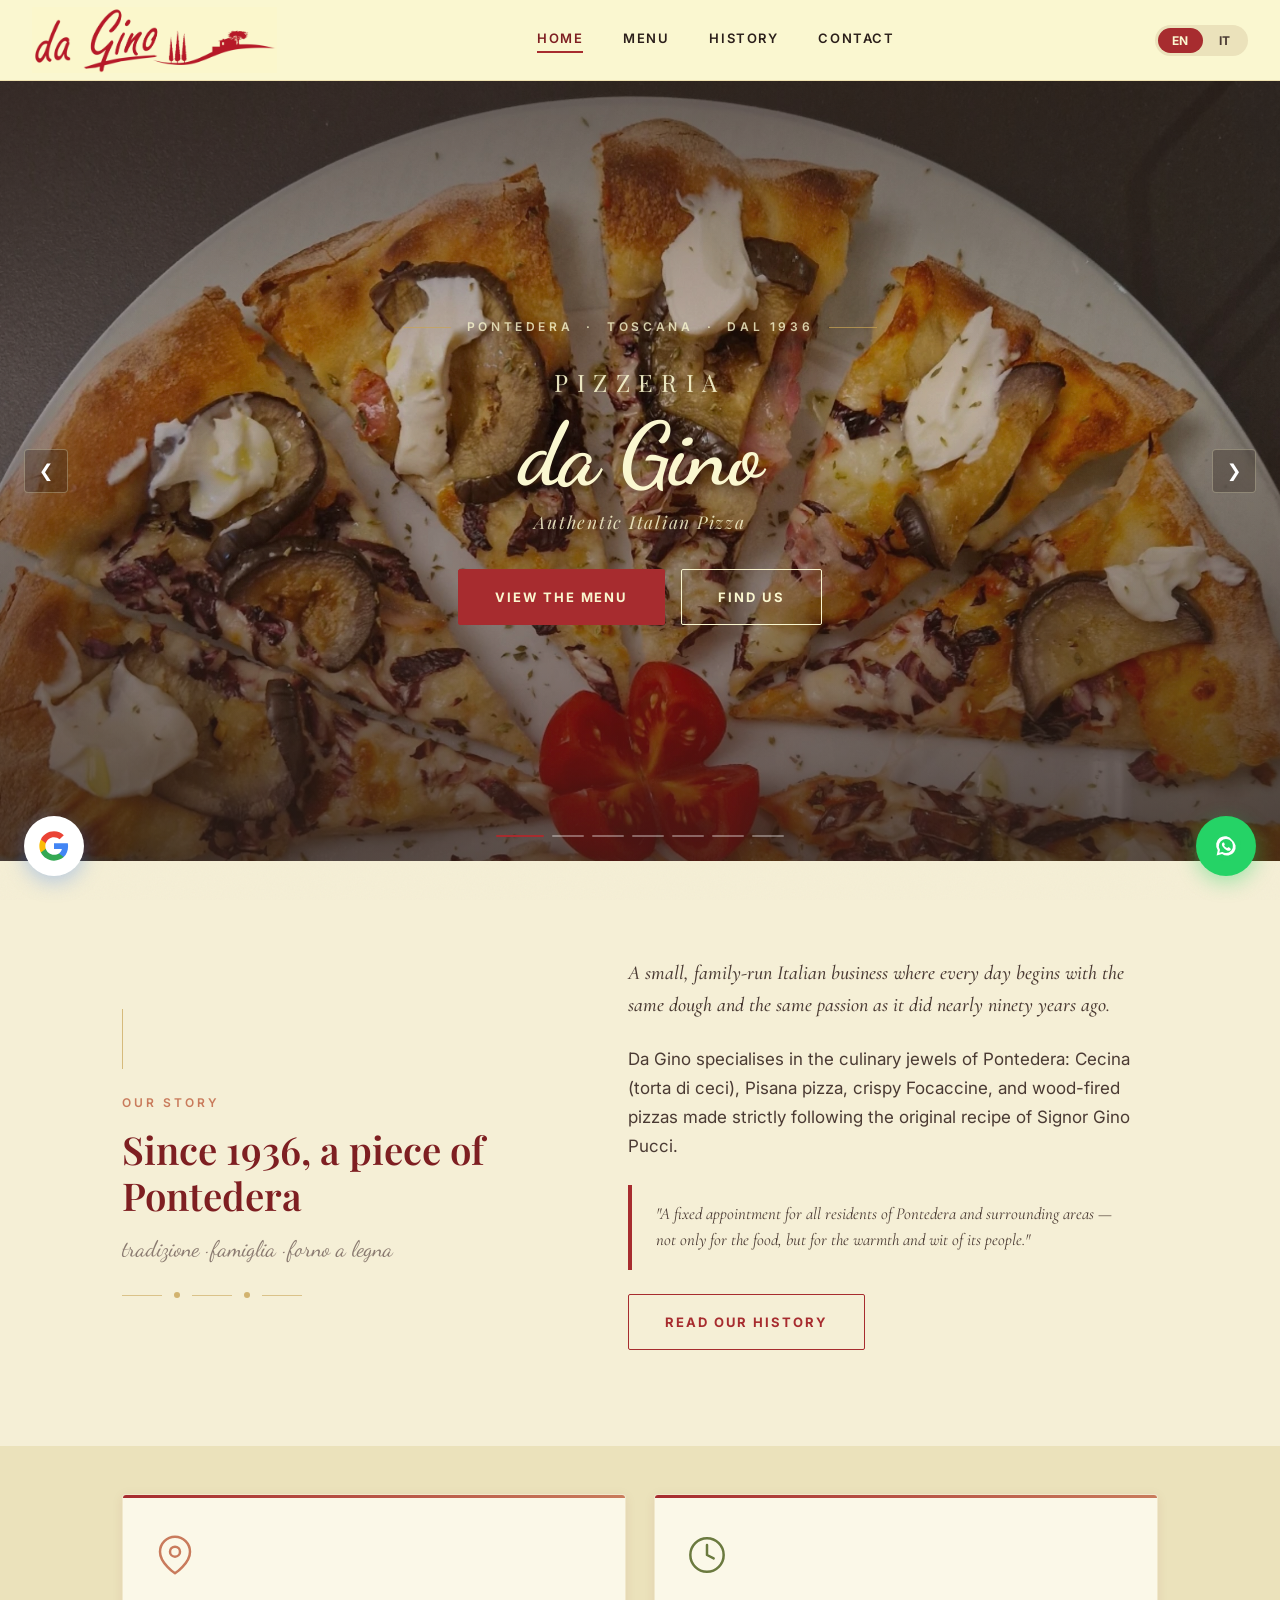
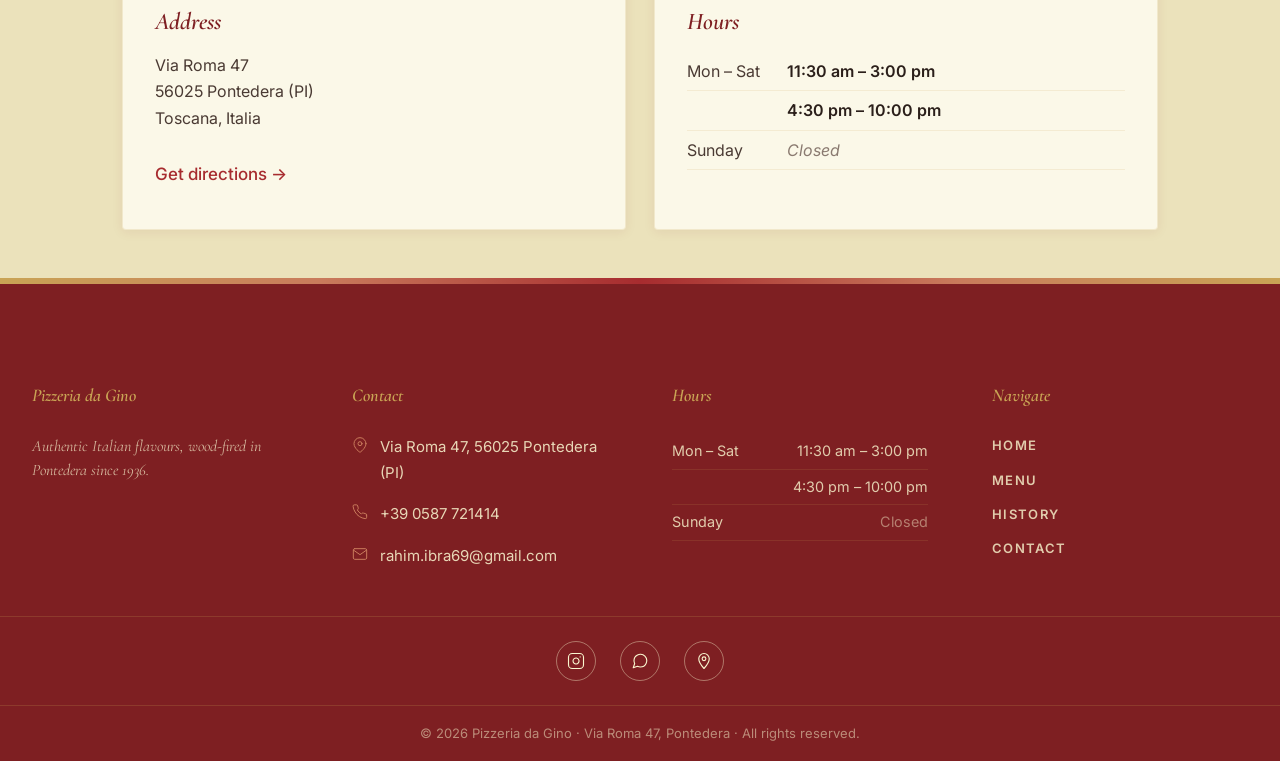
<file: index.html>
<!DOCTYPE html>
<html lang="en">
<head>
  <meta charset="UTF-8">
  <meta name="viewport" content="width=device-width, initial-scale=1.0">
  <meta name="description" content="Pizzeria Da Gino — Autentica Pizza Italiana a Pontedera, dal 1936.">
  <title>Pizzeria da Gino</title>
  <link rel="preconnect" href="https://fonts.googleapis.com">
  <link rel="preconnect" href="https://fonts.gstatic.com" crossorigin>
  <link href="https://fonts.googleapis.com/css2?family=Cormorant+Garamond:ital,wght@0,400;0,500;0,600;1,400;1,500&family=Dancing+Script:wght@700&family=Inter:wght@400;500;600;700&family=Playfair+Display:ital,wght@0,400;0,600;0,700;0,900;1,400;1,700&display=swap" rel="stylesheet">
  <link rel="stylesheet" href="style.css">
  <script>try{document.documentElement.setAttribute('data-lang',localStorage.getItem('language')||'en')}catch(e){}</script>
</head>
<body>

  <!-- ── NAVBAR ────────────────────────────────────────────── -->
  <header class="main-header">
    <div class="header-container">
      <div class="logo-section">
        <a href="index.html">
          <img src="Logo_Final.png" alt="Pizzeria da Gino" class="logo">
        </a>
      </div>

      <nav class="main-nav" aria-label="Primary navigation">
        <a href="index.html"   class="nav-link en-text" data-page="index.html">Home</a>
        <a href="menu.html"    class="nav-link en-text" data-page="menu.html">Menu</a>
        <a href="history.html" class="nav-link en-text" data-page="history.html">History</a>
        <a href="contact.html" class="nav-link en-text" data-page="contact.html">Contact</a>
        <a href="index.html"   class="nav-link it-text" data-page="index.html" style="display:none">Home</a>
        <a href="menu.html"    class="nav-link it-text" data-page="menu.html"  style="display:none">Menu</a>
        <a href="history.html" class="nav-link it-text" data-page="history.html" style="display:none">Storia</a>
        <a href="contact.html" class="nav-link it-text" data-page="contact.html" style="display:none">Contatti</a>
      </nav>

      <div class="language-flags">
        <button class="flag-btn active" data-lang="en" title="English">EN</button>
        <button class="flag-btn"        data-lang="it" title="Italiano">IT</button>
      </div>

      <button class="hamburger" aria-label="Toggle menu" aria-expanded="false">
        <span></span><span></span><span></span>
      </button>
    </div>
  </header>

  <!-- Mobile drawer -->
  <div class="mobile-drawer" role="dialog" aria-modal="true" aria-label="Navigation">
    <div class="mobile-drawer-overlay"></div>
    <div class="mobile-drawer-panel">
      <a href="index.html"   class="nav-link en-text" data-page="index.html">Home</a>
      <a href="menu.html"    class="nav-link en-text" data-page="menu.html">Menu</a>
      <a href="history.html" class="nav-link en-text" data-page="history.html">History</a>
      <a href="contact.html" class="nav-link en-text" data-page="contact.html">Contact</a>
      <a href="index.html"   class="nav-link it-text" data-page="index.html" style="display:none">Home</a>
      <a href="menu.html"    class="nav-link it-text" data-page="menu.html"  style="display:none">Menu</a>
      <a href="history.html" class="nav-link it-text" data-page="history.html" style="display:none">Storia</a>
      <a href="contact.html" class="nav-link it-text" data-page="contact.html" style="display:none">Contatti</a>
      <div class="language-flags" style="margin-top:2rem">
        <button class="flag-btn active" data-lang="en">EN</button>
        <button class="flag-btn"        data-lang="it">IT</button>
      </div>
    </div>
  </div>

  <!-- ── HERO CAROUSEL ─────────────────────────────────────── -->
  <section class="carousel-container" aria-label="Photo gallery">
    <div class="carousel-wrapper">
      <div class="carousel-slide fade">
        <img src="Food_0.jpg" alt="Authentic Italian food" loading="eager">
      </div>
      <div class="carousel-slide fade">
        <img src="Food_1.jpg" alt="Pizza Da Gino" loading="lazy">
      </div>
      <div class="carousel-slide fade">
        <img src="Food_2.jpg" alt="Cecina e Focaccine" loading="lazy">
      </div>
      <div class="carousel-slide fade">
        <img src="Food_3.jpg" alt="Pizza artigianale" loading="lazy">
      </div>
      <div class="carousel-slide fade">
        <img src="Food_4.jpg" alt="Specialità di Pontedera" loading="lazy">
      </div>
      <div class="carousel-slide fade">
        <img src="Food_5.jpg" alt="Pizzeria da Gino" loading="lazy">
      </div>
      <div class="carousel-slide fade">
        <img src="Food_6.jpg" alt="Pizza da Gino" loading="lazy">
      </div>

      <div class="carousel-vignette"></div>

      <!-- Carousel content -->
      <div class="carousel-title-overlay">
        <div class="hero-eyebrow hero-animate">Pontedera &nbsp;·&nbsp; Toscana &nbsp;·&nbsp; dal 1936</div>
        <p class="hero-title-pizzeria hero-animate hero-animate-delay-1">Pizzeria</p>
        <h1 class="hero-name hero-animate hero-animate-delay-2">da Gino</h1>
        <p class="hero-sub hero-animate hero-animate-delay-3 en-text">Authentic Italian Pizza</p>
        <p class="hero-sub hero-animate hero-animate-delay-3 it-text" style="display:none">Autentica Pizza Italiana</p>
        <div class="hero-ctas hero-animate hero-animate-delay-4">
          <a href="menu.html"    class="btn btn-primary  en-text">View the Menu</a>
          <a href="contact.html" class="btn btn-secondary en-text">Find Us</a>
          <a href="menu.html"    class="btn btn-primary  it-text" style="display:none">Vedi il Menu</a>
          <a href="contact.html" class="btn btn-secondary it-text" style="display:none">Trovaci</a>
        </div>
      </div>

      <!-- Arrows -->
      <a class="carousel-prev" onclick="changeSlide(-1)" role="button" aria-label="Previous">&#10094;</a>
      <a class="carousel-next" onclick="changeSlide(1)"  role="button" aria-label="Next">&#10095;</a>

      <!-- Dot bars -->
      <div class="carousel-indicators">
        <span class="indicator" role="button" aria-label="Slide 1"></span>
        <span class="indicator" role="button" aria-label="Slide 2"></span>
        <span class="indicator" role="button" aria-label="Slide 3"></span>
        <span class="indicator" role="button" aria-label="Slide 4"></span>
        <span class="indicator" role="button" aria-label="Slide 5"></span>
        <span class="indicator" role="button" aria-label="Slide 6"></span>
        <span class="indicator" role="button" aria-label="Slide 7"></span>
      </div>
    </div>
  </section>

  <!-- ── ABOUT / WELCOME BAND ──────────────────────────────── -->
  <section class="about-band">
    <div class="about-grid">
      <div class="about-left reveal">
        <div class="about-vertical-line"></div>
        <span class="eyebrow en-text">Our Story</span>
        <span class="eyebrow it-text" style="display:none">La Nostra Storia</span>
        <h2 class="about-heading en-text">Since 1936, a piece of Pontedera</h2>
        <h2 class="about-heading it-text" style="display:none">Dal 1936, un pezzo di Pontedera</h2>
        <span class="about-script">tradizione · famiglia · forno a legna</span>
        <div class="about-ornament">
          <div class="about-ornament-line"></div>
          <div class="about-ornament-dot"></div>
          <div class="about-ornament-line"></div>
          <div class="about-ornament-dot"></div>
          <div class="about-ornament-line"></div>
        </div>
      </div>
      <div class="about-right reveal reveal-delay-1">
        <p class="lead en-text">A small, family-run Italian business where every day begins with the same dough and the same passion as it did nearly ninety years ago.</p>
        <p class="lead it-text" style="display:none">Una piccola impresa familiare dove ogni giorno comincia con la stessa pasta e la stessa passione di quasi novant'anni fa.</p>
        <p class="en-text">Da Gino specialises in the culinary jewels of Pontedera: Cecina (torta di ceci), Pisana pizza, crispy Focaccine, and wood-fired pizzas made strictly following the original recipe of Signor Gino Pucci.</p>
        <p class="it-text" style="display:none">Da Gino è specializzata nelle specialità gastronomiche di Pontedera: Cecina (torta di ceci), pizza Pisana, Focaccine croccanti e pizze al forno a legna, seguendo rigorosamente la ricetta originale del Signor Gino Pucci.</p>
        <blockquote class="about-pullquote en-text">
          "A fixed appointment for all residents of Pontedera and surrounding areas — not only for the food, but for the warmth and wit of its people."
        </blockquote>
        <blockquote class="about-pullquote it-text" style="display:none">
          "Appuntamento fisso per tutti i pontederesi — non solo per il cibo, ma per il calore e la simpatia delle persone."
        </blockquote>
        <a href="history.html" class="btn btn-outline en-text">Read Our History</a>
        <a href="history.html" class="btn btn-outline it-text" style="display:none">Leggi la Storia</a>
      </div>
    </div>
  </section>

  <!-- ── INFO CARDS ────────────────────────────────────────── -->
  <section class="section--sm" style="background: var(--cream-deep);">
    <div class="container">
      <div class="info-section">

        <!-- Location -->
        <div class="card reveal">
          <div class="card-icon">
            <svg xmlns="http://www.w3.org/2000/svg" width="40" height="40" viewBox="0 0 24 24" fill="none" stroke="currentColor" stroke-width="1.5" stroke-linecap="round" stroke-linejoin="round" aria-hidden="true">
              <path d="M21 10c0 7-9 13-9 13s-9-6-9-13a9 9 0 0 1 18 0z"/><circle cx="12" cy="10" r="3"/>
            </svg>
          </div>
          <h2 class="en-text">Address</h2>
          <h2 class="it-text" style="display:none">Indirizzo</h2>
          <p class="en-text">Via Roma 47<br>56025 Pontedera (PI)<br>Toscana, Italia</p>
          <p class="it-text" style="display:none">Via Roma 47<br>56025 Pontedera (PI)<br>Toscana, Italia</p>
          <br>
          <a href="contact.html" class="contact-link en-text">Get directions →</a>
          <a href="contact.html" class="contact-link it-text" style="display:none">Come arrivare →</a>
        </div>

        <!-- Hours -->
        <div class="card reveal reveal-delay-1">
          <div class="card-icon card-icon--olive">
            <svg xmlns="http://www.w3.org/2000/svg" width="40" height="40" viewBox="0 0 24 24" fill="none" stroke="currentColor" stroke-width="1.5" stroke-linecap="round" stroke-linejoin="round" aria-hidden="true">
              <circle cx="12" cy="12" r="10"/><polyline points="12 6 12 12 16 14"/>
            </svg>
          </div>
          <h2 class="en-text">Hours</h2>
          <h2 class="it-text" style="display:none">Orari</h2>
          <ul class="hours-list">
            <li class="en-text"><span class="hours-day">Mon – Sat</span><span class="time">11:30 am – 3:00 pm</span></li>
            <li class="en-text"><span class="hours-day"></span><span class="time">4:30 pm – 10:00 pm</span></li>
            <li class="en-text"><span class="hours-day">Sunday</span><span class="closed">Closed</span></li>
            <li class="it-text" style="display:none"><span class="hours-day">Lun – Sab</span><span class="time">11:30 – 15:00</span></li>
            <li class="it-text" style="display:none"><span class="hours-day"></span><span class="time">16:30 – 22:00</span></li>
            <li class="it-text" style="display:none"><span class="hours-day">Domenica</span><span class="closed">Chiuso</span></li>
          </ul>
        </div>

      </div>
    </div>
  </section>

  <!-- ── FOOTER ────────────────────────────────────────────── -->
  <footer class="site-footer">
    <div class="footer-grid">
      <!-- Brand -->
      <div>
        <span class="footer-col-title en-text">Pizzeria da Gino</span>
        <span class="footer-col-title it-text" style="display:none">Pizzeria da Gino</span>
        <p class="footer-tagline en-text">Authentic Italian flavours, wood-fired in Pontedera since 1936.</p>
        <p class="footer-tagline it-text" style="display:none">Sapori italiani autentici, dal forno a legna di Pontedera dal 1936.</p>
      </div>
      <!-- Contact -->
      <div>
        <span class="footer-col-title en-text">Contact</span>
        <span class="footer-col-title it-text" style="display:none">Contatti</span>
        <div class="footer-contact-item">
          <svg xmlns="http://www.w3.org/2000/svg" width="16" height="16" viewBox="0 0 24 24" fill="none" stroke="currentColor" stroke-width="1.5" stroke-linecap="round" stroke-linejoin="round" aria-hidden="true"><path d="M21 10c0 7-9 13-9 13s-9-6-9-13a9 9 0 0 1 18 0z"/><circle cx="12" cy="10" r="3"/></svg>
          <span>Via Roma 47, 56025 Pontedera (PI)</span>
        </div>
        <div class="footer-contact-item">
          <svg xmlns="http://www.w3.org/2000/svg" width="16" height="16" viewBox="0 0 24 24" fill="none" stroke="currentColor" stroke-width="1.5" stroke-linecap="round" stroke-linejoin="round" aria-hidden="true"><path d="M22 16.92v3a2 2 0 0 1-2.18 2 19.79 19.79 0 0 1-8.63-3.07A19.5 19.5 0 0 1 4.69 12a19.79 19.79 0 0 1-3.07-8.67A2 2 0 0 1 3.6 1.27h3a2 2 0 0 1 2 1.72c.127.96.361 1.903.7 2.81a2 2 0 0 1-.45 2.11L7.91 8.91a16 16 0 0 0 6.08 6.08l.91-.91a2 2 0 0 1 2.11-.45c.907.339 1.85.573 2.81.7A2 2 0 0 1 21.73 16.92z"/></svg>
          <a href="tel:+390587721414">+39 0587 721414</a>
        </div>
        <div class="footer-contact-item">
          <svg xmlns="http://www.w3.org/2000/svg" width="16" height="16" viewBox="0 0 24 24" fill="none" stroke="currentColor" stroke-width="1.5" stroke-linecap="round" stroke-linejoin="round" aria-hidden="true"><path d="M4 4h16c1.1 0 2 .9 2 2v12c0 1.1-.9 2-2 2H4c-1.1 0-2-.9-2-2V6c0-1.1.9-2 2-2z"/><polyline points="22,6 12,13 2,6"/></svg>
          <a href="mailto:rahim.ibra69@gmail.com">rahim.ibra69@gmail.com</a>
        </div>
      </div>
      <!-- Hours -->
      <div>
        <span class="footer-col-title en-text">Hours</span>
        <span class="footer-col-title it-text" style="display:none">Orari</span>
        <div class="footer-hours-row en-text"><span>Mon – Sat</span><span>11:30 am – 3:00 pm</span></div>
        <div class="footer-hours-row en-text"><span></span><span>4:30 pm – 10:00 pm</span></div>
        <div class="footer-hours-row en-text"><span>Sunday</span><span class="closed-day">Closed</span></div>
        <div class="footer-hours-row it-text" style="display:none"><span>Lun – Sab</span><span>11:30 – 15:00</span></div>
        <div class="footer-hours-row it-text" style="display:none"><span></span><span>16:30 – 22:00</span></div>
        <div class="footer-hours-row it-text" style="display:none"><span>Domenica</span><span class="closed-day">Chiuso</span></div>
      </div>
      <!-- Nav -->
      <div>
        <span class="footer-col-title en-text">Navigate</span>
        <span class="footer-col-title it-text" style="display:none">Naviga</span>
        <nav class="footer-nav-links en-text">
          <a href="index.html">Home</a>
          <a href="menu.html">Menu</a>
          <a href="history.html">History</a>
          <a href="contact.html">Contact</a>
        </nav>
        <nav class="footer-nav-links it-text" style="display:none">
          <a href="index.html">Home</a>
          <a href="menu.html">Menu</a>
          <a href="history.html">Storia</a>
          <a href="contact.html">Contatti</a>
        </nav>
      </div>
    </div>

    <!-- Social row -->
    <div class="footer-social">
      <a href="https://www.instagram.com/dagino_pontedera/" target="_blank" rel="noopener noreferrer" class="social-link" aria-label="Instagram">
        <svg xmlns="http://www.w3.org/2000/svg" width="18" height="18" viewBox="0 0 24 24" fill="none" stroke="currentColor" stroke-width="1.5" stroke-linecap="round" stroke-linejoin="round" aria-hidden="true"><rect x="2" y="2" width="20" height="20" rx="5" ry="5"/><path d="M16 11.37A4 4 0 1 1 12.63 8 4 4 0 0 1 16 11.37z"/><line x1="17.5" y1="6.5" x2="17.51" y2="6.5"/></svg>
      </a>
      <a href="https://wa.me/390587721414" target="_blank" rel="noopener noreferrer" class="social-link" aria-label="WhatsApp">
        <svg xmlns="http://www.w3.org/2000/svg" width="18" height="18" viewBox="0 0 24 24" fill="none" stroke="currentColor" stroke-width="1.5" stroke-linecap="round" stroke-linejoin="round" aria-hidden="true"><path d="M21 11.5a8.38 8.38 0 0 1-.9 3.8 8.5 8.5 0 0 1-7.6 4.7 8.38 8.38 0 0 1-3.8-.9L3 21l1.9-5.7a8.38 8.38 0 0 1-.9-3.8 8.5 8.5 0 0 1 4.7-7.6 8.38 8.38 0 0 1 3.8-.9h.5a8.48 8.48 0 0 1 8 8v.5z"/></svg>
      </a>
      <a href="https://www.google.com/maps/place/Pizzeria+da+Gino/@43.662879,10.6346143,17z/data=!4m16!1m9!3m8!1s0x132a75ee92fe77c7:0xc6d37d62beb9f284!2sPizzeria+da+Gino!8m2!3d43.662879!4d10.6346143!9m1!1b1!16s%2Fg%2F11bwqbprts!3m5!1s0x132a75ee92fe77c7:0xc6d37d62beb9f284!8m2!3d43.662879!4d10.6346143!16s%2Fg%2F11bwqbprts?hl=en-US&entry=ttu&g_ep=EgoyMDI2MDUxNy4wIKXMDSoASAFQAw%3D%3D" target="_blank" rel="noopener noreferrer" class="social-link" aria-label="Google Maps">
        <svg xmlns="http://www.w3.org/2000/svg" width="18" height="18" viewBox="0 0 24 24" fill="none" stroke="currentColor" stroke-width="1.5" stroke-linecap="round" stroke-linejoin="round" aria-hidden="true"><path d="M12 2C8.13 2 5 5.13 5 9c0 5.25 7 13 7 13s7-7.75 7-13c0-3.87-3.13-7-7-7z"/><circle cx="12" cy="9" r="2.5"/></svg>
      </a>
    </div>

    <p class="footer-copyright en-text">© 2026 Pizzeria da Gino · Via Roma 47, Pontedera · All rights reserved.</p>
    <p class="footer-copyright it-text" style="display:none">© 2026 Pizzeria da Gino · Via Roma 47, Pontedera · Tutti i diritti riservati.</p>
  </footer>

  <script src="script.js"></script>
</body>
</html>
</file>
<file: style.css>
/* ============================================================
   PIZZERIA DA GINO — style.css
   ============================================================ */

/* ------------------------------------------------------------
   1. CSS CUSTOM PROPERTIES (Design Tokens)
   ------------------------------------------------------------ */
:root {
  /* Palette */
  --crimson:        #A72C2F;
  --crimson-deep:   #7E1F22;
  --crimson-soft:   #C4585B;
  --cream:          #FAF7D0;
  --cream-warm:     #F5EFD6;
  --cream-deep:     #EBE2BB;
  --ivory:          #FBF8E8;
  --terracotta:     #C97B5C;
  --olive:          #6B7A3F;
  --charcoal:       #2B1F1A;
  --ink:            #4A3A33;
  --muted:          #8A7A70;
  --gold:           #C9A455;
  --shadow-warm:    rgba(126, 31, 34, 0.08);
  --shadow-deep:    rgba(43, 31, 26, 0.12);

  /* Typography */
  --font-display: 'Playfair Display', Georgia, serif;
  --font-serif:   'Cormorant Garamond', Georgia, serif;
  --font-body:    'Inter', -apple-system, system-ui, sans-serif;
  --font-script:  'Dancing Script', cursive;

  /* Spacing scale */
  --space-1: 0.25rem;
  --space-2: 0.5rem;
  --space-3: 0.75rem;
  --space-4: 1rem;
  --space-5: 1.5rem;
  --space-6: 2rem;
  --space-7: 3rem;
  --space-8: 4rem;
  --space-9: 6rem;
  --space-10: 8rem;

  /* Radii */
  --radius-sm:   2px;
  --radius-md:   4px;
  --radius-lg:   8px;
  --radius-full: 999px;

  /* Container widths */
  --width-prose:   760px;
  --width-content: 1100px;
  --width-wide:    1280px;

  /* Shadows */
  --shadow-card:  0 2px 12px var(--shadow-warm);
  --shadow-card-hover: 0 12px 32px var(--shadow-deep);
  --shadow-nav:   0 4px 24px rgba(43, 31, 26, 0.06);
}

/* ------------------------------------------------------------
   2. RESET & BASE
   ------------------------------------------------------------ */
*, *::before, *::after {
  margin: 0;
  padding: 0;
  box-sizing: border-box;
}

html {
  scroll-behavior: smooth;
  font-size: 16px;
}

body {
  font-family: var(--font-body);
  font-size: 1.0625rem;
  line-height: 1.7;
  color: var(--charcoal);
  background-color: var(--cream-warm);
  min-height: 100vh;
}

body::before {
  content: '';
  position: fixed;
  inset: 0;
  pointer-events: none;
  z-index: 0;
  opacity: 0.03;
  background-image: url("data:image/svg+xml,%3Csvg xmlns='http://www.w3.org/2000/svg' width='200' height='200'%3E%3Cfilter id='noise'%3E%3CfeTurbulence type='fractalNoise' baseFrequency='0.65' numOctaves='3' stitchTiles='stitch'/%3E%3C/filter%3E%3Crect width='200' height='200' filter='url(%23noise)' opacity='1'/%3E%3C/svg%3E");
}

img, video {
  max-width: 100%;
  display: block;
}

a {
  color: var(--crimson);
  text-decoration: none;
  transition: color 0.25s ease, opacity 0.25s ease;
}

a:hover { color: var(--crimson-deep); }

ul { list-style: none; }

:focus-visible {
  outline: 2px solid var(--crimson);
  outline-offset: 3px;
  border-radius: var(--radius-sm);
}

/* ------------------------------------------------------------
   3. LAYOUT PRIMITIVES
   ------------------------------------------------------------ */
.container {
  width: 100%;
  max-width: var(--width-content);
  margin-inline: auto;
  padding-inline: var(--space-6);
}

.container--prose {
  max-width: var(--width-prose);
  margin-inline: auto;
  padding-inline: var(--space-6);
}

.container--wide {
  max-width: var(--width-wide);
  margin-inline: auto;
  padding-inline: var(--space-6);
}

.section {
  padding-block: var(--space-9);
}

.section--sm {
  padding-block: var(--space-7);
}

/* ------------------------------------------------------------
   4. TYPOGRAPHY UTILITIES
   ------------------------------------------------------------ */
.eyebrow {
  font-family: var(--font-body);
  font-size: 0.75rem;
  font-weight: 600;
  letter-spacing: 0.25em;
  text-transform: uppercase;
  color: var(--terracotta);
  display: block;
  margin-bottom: var(--space-3);
}

.script-accent {
  font-family: var(--font-script);
  font-size: 1.75rem;
  font-weight: 700;
  color: var(--crimson);
  display: block;
}

.lead {
  font-family: var(--font-serif);
  font-size: 1.25rem;
  font-style: italic;
  font-weight: 500;
  color: var(--ink);
  line-height: 1.6;
}

/* Ornamental divider */
.divider-ornament {
  display: flex;
  align-items: center;
  justify-content: center;
  gap: var(--space-3);
  margin-block: var(--space-5);
}

.divider-ornament::before,
.divider-ornament::after {
  content: '';
  flex: 1;
  max-width: 80px;
  height: 1px;
  background: var(--gold);
  opacity: 0.6;
}

.divider-ornament .diamond {
  width: 6px;
  height: 6px;
  background: var(--gold);
  transform: rotate(45deg);
  opacity: 0.8;
}

/* Section headings */
h1, h2, h3, h4 {
  font-family: var(--font-display);
  line-height: 1.15;
}

h1 { font-size: clamp(2rem, 4vw, 3rem); font-weight: 700; letter-spacing: -0.015em; }
h2 { font-size: 2.25rem; font-weight: 600; color: var(--crimson-deep); }
h3 { font-family: var(--font-serif); font-size: 1.5rem; font-weight: 600; font-style: italic; }
h4 { font-family: var(--font-serif); font-size: 1.25rem; font-weight: 600; }

/* ------------------------------------------------------------
   5a. NAVBAR
   ------------------------------------------------------------ */
.main-header {
  position: sticky;
  top: 0;
  z-index: 100;
  background: #FAF7D0;
  border-bottom: 1px solid rgba(201, 164, 85, 0.25);
  transition: box-shadow 0.3s ease;
}

.main-header.scrolled {
  box-shadow: var(--shadow-nav);
}

.header-container {
  max-width: var(--width-wide);
  margin-inline: auto;
  padding: 0 var(--space-6);
  height: 80px;
  display: flex;
  align-items: center;
  justify-content: space-between;
  gap: var(--space-6);
}

.logo-section { flex-shrink: 0; }

.logo {
  height: 66px;
  width: auto;
}

.main-nav {
  display: flex;
  align-items: center;
  gap: 2.5rem;
  flex: 1;
  justify-content: center;
}

.nav-link {
  position: relative;
  font-family: var(--font-body);
  font-size: 0.8125rem;
  font-weight: 600;
  letter-spacing: 0.12em;
  text-transform: uppercase;
  color: var(--charcoal);
  text-decoration: none;
  padding-bottom: 4px;
}

.nav-link::after {
  content: '';
  position: absolute;
  bottom: 0;
  left: 0;
  right: 0;
  height: 2px;
  background: var(--crimson);
  transform: scaleX(0);
  transform-origin: left;
  transition: transform 0.28s cubic-bezier(0.4, 0, 0.2, 1);
}

@media (prefers-reduced-motion: no-preference) {
  .nav-link::after { transition: transform 0.28s cubic-bezier(0.4, 0, 0.2, 1); }
}

.nav-link:hover { color: var(--crimson-deep); }
.nav-link:hover::after { transform: scaleX(1); }

.nav-link.active {
  color: var(--crimson-deep);
}

.nav-link.active::after {
  transform: scaleX(1);
}

/* Language toggle pill */
.language-flags {
  display: flex;
  align-items: center;
  background: var(--cream-deep);
  border-radius: var(--radius-full);
  padding: 3px;
  gap: 2px;
  flex-shrink: 0;
}

.flag-btn {
  font-family: var(--font-body);
  font-size: 0.75rem;
  font-weight: 700;
  letter-spacing: 0.05em;
  color: var(--ink);
  background: transparent;
  border: none;
  padding: 5px 14px;
  border-radius: var(--radius-full);
  cursor: pointer;
  transition: all 0.22s ease;
}

.flag-btn.active {
  background: var(--crimson);
  color: var(--cream);
}

/* Mobile hamburger (hidden on desktop) */
.hamburger {
  display: none;
  flex-direction: column;
  gap: 5px;
  background: none;
  border: none;
  cursor: pointer;
  padding: var(--space-2);
  z-index: 200;
}

.hamburger span {
  display: block;
  width: 24px;
  height: 2px;
  background: var(--charcoal);
  border-radius: 2px;
  transition: all 0.3s ease;
}

.hamburger.open span:nth-child(1) { transform: translateY(7px) rotate(45deg); }
.hamburger.open span:nth-child(2) { opacity: 0; }
.hamburger.open span:nth-child(3) { transform: translateY(-7px) rotate(-45deg); }

/* Mobile drawer */
.mobile-drawer {
  display: none;
  position: fixed;
  inset: 0;
  z-index: 150;
}

.mobile-drawer.open { display: block; }

.mobile-drawer-overlay {
  position: absolute;
  inset: 0;
  background: rgba(126, 31, 34, 0.4);
}

.mobile-drawer-panel {
  position: absolute;
  top: 0;
  right: 0;
  bottom: 0;
  width: 280px;
  background: var(--cream-warm);
  display: flex;
  flex-direction: column;
  align-items: center;
  justify-content: center;
  gap: var(--space-5);
  padding: var(--space-8) var(--space-6);
  box-shadow: -8px 0 40px rgba(43, 31, 26, 0.2);
}

.mobile-drawer-panel .nav-link {
  font-family: var(--font-serif);
  font-size: 1.75rem;
  font-style: italic;
  font-weight: 600;
  letter-spacing: 0;
  text-transform: none;
  color: var(--crimson-deep);
}

.mobile-drawer-panel .nav-link::after { display: none; }

/* ------------------------------------------------------------
   5b. BUTTONS
   ------------------------------------------------------------ */
.btn {
  display: inline-block;
  font-family: var(--font-body);
  font-size: 0.8125rem;
  font-weight: 700;
  letter-spacing: 0.15em;
  text-transform: uppercase;
  text-decoration: none;
  padding: 1rem 2.25rem;
  border-radius: var(--radius-sm);
  border: 1.5px solid transparent;
  cursor: pointer;
  transition: all 0.25s cubic-bezier(0.4, 0, 0.2, 1);
}

.btn-primary {
  background: var(--crimson);
  color: var(--cream);
  border-color: var(--crimson);
}

.btn-primary:hover {
  background: var(--crimson-deep);
  border-color: var(--crimson-deep);
  color: var(--cream);
  transform: translateY(-2px);
  box-shadow: 0 8px 24px rgba(167, 44, 47, 0.4);
}

.btn-secondary {
  background: transparent;
  color: var(--cream);
  border-color: var(--cream);
}

.btn-secondary:hover {
  background: var(--cream);
  color: var(--crimson-deep);
  transform: translateY(-2px);
}

.btn-outline {
  background: transparent;
  color: var(--crimson);
  border-color: var(--crimson);
}

.btn-outline:hover {
  background: var(--crimson);
  color: var(--cream);
  transform: translateY(-2px);
}

/* ------------------------------------------------------------
   5c. CARDS
   ------------------------------------------------------------ */
.card {
  background: var(--ivory);
  padding: 2.5rem 2rem;
  border-radius: var(--radius-md);
  border: 1px solid rgba(201, 164, 85, 0.2);
  box-shadow: var(--shadow-card);
  transition: transform 0.28s cubic-bezier(0.4, 0, 0.2, 1),
              box-shadow 0.28s cubic-bezier(0.4, 0, 0.2, 1);
  position: relative;
  overflow: hidden;
}

.card::before {
  content: '';
  position: absolute;
  top: 0;
  left: 0;
  right: 0;
  height: 3px;
  background: linear-gradient(90deg, var(--crimson), var(--terracotta));
}

.card:hover {
  transform: translateY(-4px);
  box-shadow: var(--shadow-card-hover);
}

.card-icon {
  margin-bottom: var(--space-5);
  color: var(--terracotta);
}

.card-icon--olive { color: var(--olive); }

.card h2, .card h3 {
  font-family: var(--font-serif);
  font-size: 1.5rem;
  font-style: italic;
  font-weight: 600;
  color: var(--crimson-deep);
  margin-bottom: var(--space-4);
}

.card p, .card li {
  font-size: 1rem;
  color: var(--ink);
  line-height: 1.65;
}

/* Info section grid */
.info-section {
  display: grid;
  grid-template-columns: repeat(auto-fit, minmax(280px, 1fr));
  gap: 1.75rem;
}

.hours-list li {
  display: flex;
  align-items: baseline;
  gap: 0.5rem;
  padding: 6px 0;
  font-size: 1rem;
  color: var(--ink);
  border-bottom: 1px solid rgba(201, 164, 85, 0.15);
}

.hours-list li:last-child { border-bottom: none; }

.hours-day {
  min-width: 5.75rem;
  flex-shrink: 0;
}

.time { font-weight: 600; color: var(--charcoal); }
.closed { color: var(--muted); font-style: italic; }

.contact-link {
  color: var(--crimson);
  font-weight: 500;
  transition: color 0.2s ease;
}

.contact-link:hover {
  color: var(--crimson-deep);
  text-decoration: underline;
}

/* ------------------------------------------------------------
   5d. MENU ITEM COMPONENT
   ------------------------------------------------------------ */
.menu-item {
  display: grid;
  grid-template-columns: 1fr auto;
  column-gap: var(--space-4);
  align-items: start;
  padding: var(--space-4) 0;
  border-bottom: 1px solid rgba(201, 164, 85, 0.2);
}

.menu-item:last-child { border-bottom: none; }

.menu-item-left { min-width: 0; }

.menu-item-name {
  font-family: var(--font-serif);
  font-size: 1.15rem;
  font-weight: 600;
  color: var(--charcoal);
  display: block;
  margin-bottom: var(--space-1);
}

.menu-item-desc {
  font-family: var(--font-serif);
  font-size: 0.9rem;
  font-style: italic;
  color: var(--muted);
  line-height: 1.4;
}

.menu-item-price {
  font-family: var(--font-display);
  font-size: 1.1rem;
  font-weight: 700;
  color: var(--crimson-deep);
  white-space: nowrap;
  background: var(--cream-deep);
  padding: 3px 10px;
  border-radius: var(--radius-sm);
  align-self: start;
  margin-top: 2px;
}

/* Menu category section */
.menu-category {
  margin-bottom: var(--space-9);
}

.menu-category:last-child { margin-bottom: 0; }

.menu-category-header {
  text-align: center;
  margin-bottom: var(--space-6);
}

.menu-category-header h2 {
  font-size: 2.25rem;
  color: var(--crimson-deep);
  margin-bottom: var(--space-2);
}

.menu-category-desc {
  font-family: var(--font-serif);
  font-style: italic;
  color: var(--muted);
  font-size: 1rem;
}

.menu-items-grid {
  display: grid;
  grid-template-columns: 1fr 1fr;
  column-gap: 4rem;
}

/* ------------------------------------------------------------
   5e. FOOTER
   ------------------------------------------------------------ */
.site-footer {
  background: var(--crimson-deep);
  color: var(--cream);
  position: relative;
}

.site-footer::before {
  content: '';
  display: block;
  height: 6px;
  background: linear-gradient(90deg, var(--gold), var(--terracotta), var(--crimson), var(--terracotta), var(--gold));
}

.footer-grid {
  display: grid;
  grid-template-columns: repeat(4, 1fr);
  gap: var(--space-8);
  padding-block: var(--space-9) var(--space-6);
  max-width: var(--width-wide);
  margin-inline: auto;
  padding-inline: var(--space-6);
}

.footer-col-title {
  font-family: var(--font-serif);
  font-size: 1.125rem;
  font-style: italic;
  font-weight: 600;
  color: var(--gold);
  margin-bottom: var(--space-5);
  display: block;
}

.footer-brand-logo {
  height: 60px;
  width: auto;
  margin-bottom: var(--space-4);
  filter: brightness(0) invert(1) sepia(1) saturate(0.5) brightness(1.8);
}

.footer-tagline {
  font-family: var(--font-serif);
  font-style: italic;
  font-size: 1rem;
  color: rgba(250, 247, 208, 0.7);
  line-height: 1.5;
}

.footer-contact-item {
  display: flex;
  align-items: flex-start;
  gap: var(--space-3);
  margin-bottom: var(--space-4);
  font-size: 0.9375rem;
  color: rgba(250, 247, 208, 0.85);
}

.footer-contact-item svg {
  flex-shrink: 0;
  margin-top: 3px;
  color: var(--terracotta);
}

.footer-contact-item a {
  color: rgba(250, 247, 208, 0.85);
}

.footer-contact-item a:hover {
  color: var(--gold);
}

.footer-hours-row {
  display: flex;
  justify-content: space-between;
  font-size: 0.9rem;
  color: rgba(250, 247, 208, 0.8);
  padding: 5px 0;
  border-bottom: 1px solid rgba(201, 164, 85, 0.15);
}

.footer-hours-row:last-child { border-bottom: none; }

.footer-hours-row .closed-day { color: rgba(250, 247, 208, 0.45); }

.footer-nav-links {
  display: flex;
  flex-direction: column;
  gap: var(--space-3);
}

/* Force Italian footer nav to stay vertical (override display:revert) */
html[data-lang="it"] .footer-nav-links.it-text {
  display: flex !important;
  flex-direction: column !important;
}

/* Force Italian footer hours rows to stay flex (override display:revert) */
html[data-lang="it"] .footer-hours-row.it-text {
  display: flex !important;
}

/* Keep Italian footer column titles as block so margin-bottom is preserved */
html[data-lang="it"] .footer-col-title.it-text {
  display: block !important;
}

/* Keep Italian hours list items as flex so the day/time columns align correctly */
html[data-lang="it"] .hours-list li.it-text {
  display: flex !important;
}

.footer-nav-links a {
  font-family: var(--font-body);
  font-size: 0.8125rem;
  font-weight: 600;
  letter-spacing: 0.1em;
  text-transform: uppercase;
  color: rgba(250, 247, 208, 0.8);
  transition: color 0.2s ease;
}

.footer-nav-links a:hover { color: var(--gold); }

/* Social row */
.footer-social {
  max-width: var(--width-wide);
  margin-inline: auto;
  padding: var(--space-5) var(--space-6);
  display: flex;
  justify-content: center;
  align-items: center;
  gap: var(--space-5);
  border-top: 1px solid rgba(201, 164, 85, 0.2);
  border-bottom: 1px solid rgba(201, 164, 85, 0.2);
  margin-block: 0;
}

.social-link {
  display: flex;
  align-items: center;
  justify-content: center;
  width: 40px;
  height: 40px;
  border-radius: var(--radius-full);
  border: 1px solid rgba(250, 247, 208, 0.4);
  color: var(--cream);
  transition: all 0.25s ease;
}

.social-link:hover {
  background: var(--gold);
  border-color: var(--gold);
  color: var(--crimson-deep);
  transform: translateY(-2px);
}

/* Copyright bar */
.footer-copyright {
  text-align: center;
  padding: var(--space-4) var(--space-6);
  font-size: 0.8125rem;
  color: rgba(250, 247, 208, 0.5);
  max-width: var(--width-wide);
  margin-inline: auto;
}

/* ------------------------------------------------------------
   5f. WHATSAPP WIDGET
   ------------------------------------------------------------ */
.whatsapp-widget {
  position: fixed;
  bottom: 1.5rem;
  right: 1.5rem;
  z-index: 999;
  text-decoration: none;
}

.whatsapp-widget-container {
  display: flex;
  align-items: center;
  justify-content: center;
  width: 60px;
  height: 60px;
  border-radius: var(--radius-full);
  background: #25D366;
  box-shadow: 0 6px 20px rgba(37, 211, 102, 0.4);
  transition: all 0.25s cubic-bezier(0.4, 0, 0.2, 1);
  position: relative;
}

.whatsapp-widget-container::before {
  content: none;
}

.whatsapp-logo {
  width: 30px;
  height: 30px;
}

.whatsapp-tooltip {
  position: absolute;
  right: calc(100% + 12px);
  top: 50%;
  transform: translateY(-50%);
  background: var(--charcoal);
  color: var(--cream);
  font-size: 0.8rem;
  font-weight: 600;
  white-space: nowrap;
  padding: 6px 12px;
  border-radius: var(--radius-md);
  opacity: 0;
  pointer-events: none;
  transition: opacity 0.2s ease;
}

.whatsapp-widget:hover .whatsapp-widget-container {
  transform: translateY(-4px);
  box-shadow: 0 12px 28px rgba(37, 211, 102, 0.5);
}

.whatsapp-widget:hover .whatsapp-tooltip { opacity: 1; }

/* ------------------------------------------------------------
   6a. HERO / CAROUSEL
   ------------------------------------------------------------ */
.carousel-container {
  position: relative;
  width: 100%;
  height: min(88vh, 780px);
  overflow: hidden;
}

.carousel-wrapper {
  position: relative;
  width: 100%;
  height: 100%;
}

.carousel-slide {
  position: absolute;
  inset: 0;
  opacity: 0;
  transition: opacity 1.2s ease-in-out;
}

.carousel-slide.show { opacity: 1; }

.carousel-slide img {
  width: 100%;
  height: 100%;
  object-fit: cover;
  filter: brightness(0.80) saturate(1.05);
}

/* Gradient vignettes */
.carousel-vignette {
  position: absolute;
  inset: 0;
  z-index: 2;
  background:
    linear-gradient(180deg, rgba(43,31,26,0.42) 0%, rgba(43,31,26,0.08) 40%, rgba(43,31,26,0.58) 100%),
    radial-gradient(ellipse at center, transparent 40%, rgba(43,31,26,0.38) 100%);
  pointer-events: none;
}

/* Hero content overlay */
.carousel-title-overlay {
  position: absolute;
  inset: 0;
  z-index: 3;
  display: flex;
  flex-direction: column;
  align-items: center;
  justify-content: center;
  text-align: center;
  padding: var(--space-6);
  color: var(--cream);
}

.hero-eyebrow {
  display: flex;
  align-items: center;
  gap: var(--space-4);
  font-family: var(--font-body);
  font-size: 0.75rem;
  font-weight: 600;
  letter-spacing: 0.3em;
  text-transform: uppercase;
  color: rgba(250, 247, 208, 0.8);
  margin-bottom: var(--space-5);
}

.hero-eyebrow::before,
.hero-eyebrow::after {
  content: '';
  width: 48px;
  height: 1px;
  background: var(--gold);
  opacity: 0.7;
}

.hero-sub {
  font-family: var(--font-display);
  font-size: 1.1rem;
  font-weight: 400;
  font-style: italic;
  letter-spacing: 0.1em;
  color: rgba(250, 247, 208, 0.85);
  margin-bottom: var(--space-6);
}

.hero-name {
  font-family: var(--font-script);
  font-size: clamp(3rem, 7vw, 5.5rem);
  font-weight: 700;
  color: var(--cream);
  text-shadow: 2px 4px 12px rgba(43, 31, 26, 0.5);
  margin-bottom: var(--space-2);
  line-height: 1;
}

.hero-title-pizzeria {
  font-family: var(--font-display);
  font-size: clamp(1rem, 2.5vw, 1.5rem);
  font-weight: 400;
  letter-spacing: 0.35em;
  text-transform: uppercase;
  color: rgba(250, 247, 208, 0.9);
  margin-bottom: var(--space-2);
}

.hero-ctas {
  display: flex;
  gap: var(--space-4);
  flex-wrap: wrap;
  justify-content: center;
}

/* Carousel controls */
.carousel-prev, .carousel-next {
  position: absolute;
  top: 50%;
  transform: translateY(-50%);
  z-index: 10;
  background: rgba(43, 31, 26, 0.3);
  color: white;
  border: 1px solid rgba(250, 247, 208, 0.3);
  width: 44px;
  height: 44px;
  display: flex;
  align-items: center;
  justify-content: center;
  font-size: 1.1rem;
  cursor: pointer;
  border-radius: var(--radius-md);
  transition: all 0.25s ease;
  text-decoration: none;
  user-select: none;
}

.carousel-prev:hover, .carousel-next:hover {
  background: rgba(43, 31, 26, 0.6);
  color: white;
}

.carousel-prev { left: var(--space-5); }
.carousel-next { right: var(--space-5); }

/* Carousel dot bars */
.carousel-indicators {
  position: absolute;
  bottom: var(--space-5);
  left: 50%;
  transform: translateX(-50%);
  display: flex;
  gap: var(--space-2);
  z-index: 10;
}

.indicator {
  width: 32px;
  height: 2px;
  background: rgba(255, 255, 255, 0.35);
  cursor: pointer;
  transition: all 0.3s ease;
  border-radius: 1px;
}

.indicator.active {
  background: var(--crimson);
  width: 48px;
}

/* ------------------------------------------------------------
   6b. ABOUT / WELCOME SECTION (index.html)
   ------------------------------------------------------------ */
.about-band {
  padding-block: var(--space-9);
  background: var(--cream-warm);
}

.about-grid {
  display: grid;
  grid-template-columns: 1fr 1.2fr;
  gap: 4rem;
  align-items: center;
  max-width: var(--width-content);
  margin-inline: auto;
  padding-inline: var(--space-6);
}

.about-left {
  position: relative;
}

.about-vertical-line {
  width: 1px;
  height: 60px;
  background: var(--gold);
  opacity: 0.7;
  margin-bottom: var(--space-5);
}

.about-heading {
  font-size: clamp(1.75rem, 3vw, 2.5rem);
  color: var(--crimson-deep);
  margin-bottom: var(--space-3);
  line-height: 1.2;
}

.about-script {
  font-family: var(--font-script);
  font-size: 1.4rem;
  color: var(--muted);
  margin-bottom: var(--space-5);
  display: block;
}

.about-ornament {
  display: flex;
  align-items: center;
  gap: var(--space-3);
}

.about-ornament-line {
  height: 1px;
  width: 40px;
  background: var(--gold);
  opacity: 0.6;
}

.about-ornament-dot {
  width: 6px;
  height: 6px;
  background: var(--gold);
  border-radius: var(--radius-full);
  opacity: 0.8;
}

.about-right .lead {
  margin-bottom: var(--space-5);
}

.about-right p {
  color: var(--ink);
  margin-bottom: var(--space-4);
}

.about-pullquote {
  border-left: 4px solid var(--crimson);
  padding: var(--space-4) var(--space-5);
  background: rgba(245, 239, 214, 0.5);
  margin-block: var(--space-5);
  font-family: var(--font-serif);
  font-style: italic;
  color: var(--ink);
  font-size: 1.05rem;
  line-height: 1.6;
}

/* Mobile banner image — hidden on desktop, shown on mobile via media query */
.mobile-banner-img { display: none; }

/* ------------------------------------------------------------
   6c. VIDEO HEADER (menu.html, history.html)
   ------------------------------------------------------------ */
.video-header {
  position: relative;
  aspect-ratio: 2.5 / 1;
  overflow: hidden;
}

.video-container {
  position: relative;
  width: 100%;
  height: 100%;
}

.menu-video {
  width: 100%;
  height: 100%;
  object-fit: cover;
  filter: brightness(0.82) saturate(1.05);
}

.video-overlay {
  position: absolute;
  inset: 0;
  background:
    linear-gradient(180deg, rgba(43,31,26,0.3) 0%, rgba(43,31,26,0.05) 40%, rgba(43,31,26,0.45) 100%);
  display: flex;
  flex-direction: column;
  align-items: center;
  justify-content: center;
  text-align: center;
  color: var(--cream);
  padding: var(--space-6);
}

.video-overlay h1 {
  font-size: clamp(2.5rem, 5vw, 4rem);
  color: var(--cream);
  text-shadow: 2px 4px 12px rgba(43,31,26,0.5);
  margin-bottom: var(--space-2);
}

.video-overlay .tagline {
  font-family: var(--font-serif);
  font-style: italic;
  font-size: 1.25rem;
  color: rgba(250, 247, 208, 0.85);
  font-weight: 400;
}

/* ------------------------------------------------------------
   6d. CONTACT PAGE — Pizzeria carousel header
   ------------------------------------------------------------ */
.contact-hero {
  position: relative;
  aspect-ratio: 2.5 / 1;
  overflow: hidden;
}

.pizzeria-carousel {
  position: absolute;
  inset: 0;
}

.pizzeria-slide {
  position: absolute;
  inset: 0;
  opacity: 0;
  transition: opacity 0.4s ease-in-out;
}

.pizzeria-slide.show { opacity: 1; }

.pizzeria-slide img {
  width: 100%;
  height: 100%;
  object-fit: cover;
  filter: brightness(0.82);
}

.contact-hero-overlay {
  position: absolute;
  inset: 0;
  background:
    linear-gradient(180deg, rgba(43,31,26,0.35) 0%, rgba(43,31,26,0.08) 40%, rgba(43,31,26,0.45) 100%);
  display: flex;
  align-items: center;
  justify-content: center;
  text-align: center;
  color: var(--cream);
}

.contact-hero-overlay h1 {
  font-size: clamp(2.5rem, 5vw, 4rem);
  color: var(--cream);
  text-shadow: 2px 4px 12px rgba(43,31,26,0.5);
}

/* ------------------------------------------------------------
   6e. HISTORY PAGE
   ------------------------------------------------------------ */
.history-content {
  max-width: var(--width-prose);
  margin-inline: auto;
  padding-inline: var(--space-6);
  padding-block: var(--space-9);
}

.history-paragraph {
  font-size: 1.0625rem;
  color: var(--ink);
  line-height: 1.8;
  text-align: justify;
  margin-bottom: var(--space-5);
}

.history-paragraph:first-of-type::first-letter {
  font-family: var(--font-display);
  font-size: 4.5rem;
  font-weight: 700;
  color: var(--crimson);
  float: left;
  line-height: 0.85;
  margin-right: 0.15em;
  margin-top: 0.1em;
}

.history-divider {
  display: flex;
  align-items: center;
  justify-content: center;
  gap: var(--space-3);
  margin-block: var(--space-7);
}

.history-divider-line {
  flex: 1;
  height: 1px;
  background: var(--gold);
  opacity: 0.5;
}

.history-pullquote {
  position: relative;
  text-align: center;
  max-width: 600px;
  margin-inline: auto;
  margin-block: var(--space-8);
  padding: var(--space-6);
}

.history-pullquote::before {
  content: '\201C';
  position: absolute;
  top: -0.5rem;
  left: 0;
  font-family: var(--font-display);
  font-size: 6rem;
  line-height: 1;
  color: var(--gold);
  opacity: 0.3;
}

.history-pullquote-text {
  font-family: var(--font-serif);
  font-style: italic;
  font-size: 1.75rem;
  font-weight: 500;
  color: var(--crimson-deep);
  line-height: 1.4;
}

/* History image cards */
.history-img-card {
  position: relative;
  background: var(--ivory);
  border-radius: var(--radius-md);
  border: 1px solid rgba(201, 164, 85, 0.2);
  box-shadow: var(--shadow-card);
  overflow: hidden;
  margin-block: var(--space-7);
  transition: box-shadow 0.28s ease;
}

.history-img-card::before {
  content: '';
  position: absolute;
  top: 0; left: 0; right: 0;
  height: 3px;
  background: linear-gradient(90deg, var(--crimson), var(--terracotta));
  z-index: 1;
}

.history-img-card img {
  width: 100%;
  height: auto;
  display: block;
  object-fit: cover;
}

.history-img-caption {
  padding: var(--space-4) var(--space-5);
  font-family: var(--font-serif);
  font-style: italic;
  font-size: 1.05rem;
  color: var(--muted);
  line-height: 1.65;
  text-align: left;
  border-top: 1px solid rgba(201, 164, 85, 0.15);
}

/* Timeline */
.history-timeline {
  background: var(--ivory);
  border-top: 3px solid var(--gold);
  padding-block: var(--space-9);
}

.history-timeline-inner {
  max-width: var(--width-content);
  margin-inline: auto;
  padding-inline: var(--space-6);
  text-align: center;
  margin-bottom: var(--space-7);
}

.history-timeline-inner h2 {
  margin-bottom: var(--space-5);
}

.timeline-strip {
  display: flex;
  justify-content: center;
  align-items: flex-start;
  gap: 0;
  position: relative;
  max-width: 900px;
  margin-inline: auto;
  padding-inline: var(--space-6);
}

.timeline-item {
  flex: 1;
  display: flex;
  flex-direction: column;
  align-items: center;
  position: relative;
  padding-top: var(--space-5);
}

.timeline-item::before {
  content: '';
  position: absolute;
  top: 20px;
  left: calc(50% + 20px);
  right: -20px;
  height: 1px;
  background: var(--gold);
  opacity: 0.5;
}

.timeline-item:last-child::before { display: none; }

.timeline-year {
  font-family: var(--font-display);
  font-size: 1.5rem;
  font-weight: 700;
  color: var(--crimson);
  width: 40px;
  height: 40px;
  line-height: 40px;
  text-align: center;
  position: relative;
  z-index: 1;
  margin-bottom: var(--space-3);
}

.timeline-dot {
  width: 10px;
  height: 10px;
  border-radius: var(--radius-full);
  background: var(--crimson);
  margin-bottom: var(--space-4);
}

.timeline-label {
  font-family: var(--font-serif);
  font-style: italic;
  font-size: 0.95rem;
  color: var(--ink);
  text-align: center;
  max-width: 120px;
}

.history-signature {
  text-align: right;
  font-family: var(--font-script);
  font-size: 1.75rem;
  font-weight: 700;
  color: var(--crimson-deep);
  margin-top: var(--space-7);
  padding-right: var(--space-6);
}

/* ------------------------------------------------------------
   6f. CONTACT PAGE — WhatsApp CTA band
   ------------------------------------------------------------ */
.whatsapp-cta-band {
  background: var(--crimson);
  padding-block: var(--space-7);
  text-align: center;
  color: var(--cream);
}

.whatsapp-cta-band h3 {
  font-family: var(--font-serif);
  font-style: italic;
  font-size: 1.5rem;
  font-weight: 600;
  color: var(--cream);
  margin-bottom: var(--space-5);
}

.btn-whatsapp {
  display: inline-flex;
  align-items: center;
  gap: var(--space-3);
  font-family: var(--font-body);
  font-size: 0.8125rem;
  font-weight: 700;
  letter-spacing: 0.15em;
  text-transform: uppercase;
  text-decoration: none;
  padding: 0.9rem 2rem;
  border-radius: var(--radius-sm);
  background: var(--cream);
  color: var(--crimson-deep);
  border: none;
  transition: all 0.25s ease;
}

.btn-whatsapp:hover {
  background: var(--cream-deep);
  transform: translateY(-2px);
  box-shadow: 0 6px 16px rgba(43, 31, 26, 0.2);
  color: var(--crimson-deep);
}

/* Instagram section */
.instagram-section {
  padding-block: var(--space-9);
  background: var(--cream-warm);
  text-align: center;
}

.instagram-section h2 {
  margin-bottom: var(--space-2);
}

.instagram-handle {
  font-family: var(--font-script);
  font-size: 1.5rem;
  color: var(--muted);
  display: block;
  margin-bottom: var(--space-6);
}

.instagram-embed-container {
  display: flex;
  justify-content: center;
  margin-bottom: var(--space-5);
}

.instagram-iframe {
  border-radius: var(--radius-lg);
  box-shadow: var(--shadow-card);
  max-width: 100%;
}

/* Pizzeria photo gallery (contact page) */
.pizzeria-gallery-section {
  padding-block: var(--space-9);
  background: var(--cream-warm);
}

.pizzeria-gallery-section h2 {
  text-align: center;
  margin-bottom: var(--space-2);
}

.pizzeria-gallery-wrap {
  border: 4px solid var(--ivory);
  border-radius: var(--radius-md);
  box-shadow: 0 12px 40px rgba(43,31,26,0.15);
  overflow: hidden;
  height: 420px;
  display: flex;
}

.pizzeria-gallery-wrap img {
  flex: 1;
  height: 100%;
  object-fit: cover;
  display: block;
  transition: transform 0.4s ease;
}

.pizzeria-gallery-wrap img:hover {
  transform: scale(1.03);
  z-index: 1;
}

.pizzeria-gallery-wrap img + img {
  border-left: 3px solid var(--ivory);
}

@media (max-width: 600px) {
  .pizzeria-gallery-wrap { height: 220px; }
}

/* Map section */
.map-section {
  padding-block: var(--space-9);
  background: var(--cream-deep);
}

.map-section h2 {
  text-align: center;
  margin-bottom: var(--space-2);
}

.map-address-text {
  text-align: center;
  color: var(--muted);
  font-style: italic;
  margin-bottom: var(--space-6);
}

.map-frame-wrap {
  border: 4px solid var(--ivory);
  border-radius: var(--radius-md);
  box-shadow: 0 12px 40px rgba(43,31,26,0.15);
  overflow: hidden;
  margin-bottom: var(--space-5);
}

.map-iframe {
  width: 100%;
  height: 420px;
  display: block;
  border: none;
}

.map-cta {
  text-align: center;
}

/* ------------------------------------------------------------
   7. ANIMATIONS
   ------------------------------------------------------------ */
@keyframes fadeIn {
  from { opacity: 0; }
  to   { opacity: 1; }
}

@keyframes slideUp {
  from { opacity: 0; transform: translateY(24px); }
  to   { opacity: 1; transform: translateY(0); }
}

@media (prefers-reduced-motion: no-preference) {
  .reveal {
    opacity: 0;
    transform: translateY(24px);
    transition: opacity 0.6s cubic-bezier(0.4, 0, 0.2, 1),
                transform 0.6s cubic-bezier(0.4, 0, 0.2, 1);
  }

  .reveal.visible {
    opacity: 1;
    transform: translateY(0);
  }

  .reveal-delay-1 { transition-delay: 0.12s; }
  .reveal-delay-2 { transition-delay: 0.24s; }
  .reveal-delay-3 { transition-delay: 0.36s; }
  .reveal-delay-4 { transition-delay: 0.48s; }

  .hero-animate {
    animation: slideUp 0.9s cubic-bezier(0.4, 0, 0.2, 1) both;
  }

  .hero-animate-delay-1 { animation-delay: 0.15s; }
  .hero-animate-delay-2 { animation-delay: 0.30s; }
  .hero-animate-delay-3 { animation-delay: 0.45s; }
  .hero-animate-delay-4 { animation-delay: 0.60s; }
}

/* Fallback for reduced motion: immediately visible */
@media (prefers-reduced-motion: reduce) {
  .reveal { opacity: 1; transform: none; }
  .hero-animate { animation: none; }
}

/* ------------------------------------------------------------
   8. RESPONSIVE
   ------------------------------------------------------------ */
@media (max-width: 1024px) {
  .footer-grid {
    grid-template-columns: repeat(2, 1fr);
    gap: var(--space-7);
  }

  .about-grid {
    grid-template-columns: 1fr;
    gap: var(--space-7);
  }

  .menu-items-grid {
    grid-template-columns: 1fr;
    column-gap: 0;
  }
}

@media (max-width: 900px) {
  .main-nav { display: none; }
  .hamburger { display: flex; }

  .header-container { padding: 0 var(--space-5); height: 64px; }
  .logo { height: 54px; }

  .timeline-strip {
    flex-direction: column;
    align-items: center;
    gap: var(--space-5);
  }

  .timeline-item::before {
    display: none;
  }

  h2 { font-size: 1.875rem; }
}

@media (max-width: 600px) {
  .hero-eyebrow { font-size: 0.65rem; letter-spacing: 0.2em; }
  .hero-name { font-size: 3rem; }
  .hero-ctas { flex-direction: column; align-items: center; }
  .btn { padding: 0.875rem 1.75rem; font-size: 0.75rem; }

  .carousel-container { height: 100svh; max-height: 640px; }

  .about-grid { grid-template-columns: 1fr; gap: var(--space-6); }

  .info-section { grid-template-columns: 1fr; }
  .card { padding: 2rem 1.5rem; }

  .footer-grid {
    grid-template-columns: 1fr;
    gap: var(--space-6);
    padding-block: var(--space-7) var(--space-5);
  }

  .history-pullquote-text { font-size: 1.35rem; }
  .history-paragraph:first-of-type::first-letter { font-size: 3.5rem; }

  /* Clear aspect-ratio and give headers a proper mobile height */
  .video-header {
    aspect-ratio: unset;
    height: 56vw;
    min-height: 200px;
    max-height: 320px;
  }
  .contact-hero {
    aspect-ratio: unset;
    height: 56vw;
    min-height: 180px;
    max-height: 280px;
  }
  /* Hide video on mobile — show <img> banner instead */
  .menu-video { display: none; }
  .mobile-banner-img {
    display: block;
    position: absolute;
    inset: 0;
    width: 100%;
    height: 100%;
    object-fit: cover;
    z-index: 0;
  }
  .video-overlay { z-index: 2; }

  /* Prevent header overflow on small screens */
  .header-container { gap: var(--space-2); padding-inline: var(--space-4); }
  .logo { height: 42px; }
  .flag-btn { padding: 4px 9px; font-size: 0.7rem; }

  .whatsapp-widget-container { width: 52px; height: 52px; }
  .whatsapp-tooltip { display: none; }

  .section { padding-block: var(--space-7); }
  .section--sm { padding-block: var(--space-5); }
}

/* ------------------------------------------------------------
   9. LANGUAGE VISIBILITY (flash-free via data-lang on <html>)
   ------------------------------------------------------------ */
html[data-lang="it"] .en-text { display: none !important; }
html[data-lang="it"] .it-text { display: revert !important; }
html:not([data-lang="it"]) .it-text { display: none !important; }

/* Keep pill toggle correct on first paint */
html[data-lang="it"] .flag-btn[data-lang="en"] {
  background: transparent;
  color: var(--ink);
}
html[data-lang="it"] .flag-btn[data-lang="it"] {
  background: var(--crimson);
  color: var(--cream);
}

/* ------------------------------------------------------------
   10. GOOGLE REVIEWS WIDGET
   ------------------------------------------------------------ */
.google-reviews-widget {
  position: fixed;
  bottom: 1.5rem;
  left: 1.5rem;
  z-index: 999;
  text-decoration: none;
}

.google-reviews-container {
  display: flex;
  align-items: center;
  justify-content: center;
  width: 60px;
  height: 60px;
  border-radius: var(--radius-full);
  background: #fff;
  box-shadow: 0 6px 20px rgba(66, 133, 244, 0.35);
  transition: all 0.25s cubic-bezier(0.4, 0, 0.2, 1);
  position: relative;
}

.google-reviews-widget:hover .google-reviews-container {
  transform: translateY(-4px);
  box-shadow: 0 12px 28px rgba(66, 133, 244, 0.5);
}

.google-reviews-tooltip {
  position: absolute;
  left: calc(100% + 12px);
  top: 50%;
  transform: translateY(-50%);
  background: var(--charcoal);
  color: var(--cream);
  font-size: 0.8rem;
  font-weight: 600;
  white-space: nowrap;
  padding: 6px 12px;
  border-radius: var(--radius-md);
  opacity: 0;
  pointer-events: none;
  transition: opacity 0.2s ease;
}

.google-reviews-widget:hover .google-reviews-tooltip { opacity: 1; }

@media (max-width: 600px) {
  .google-reviews-widget { bottom: 1.25rem; left: 1.25rem; }
  .google-reviews-container { width: 52px; height: 52px; }
  .google-reviews-tooltip { display: none; }
}
</file>
